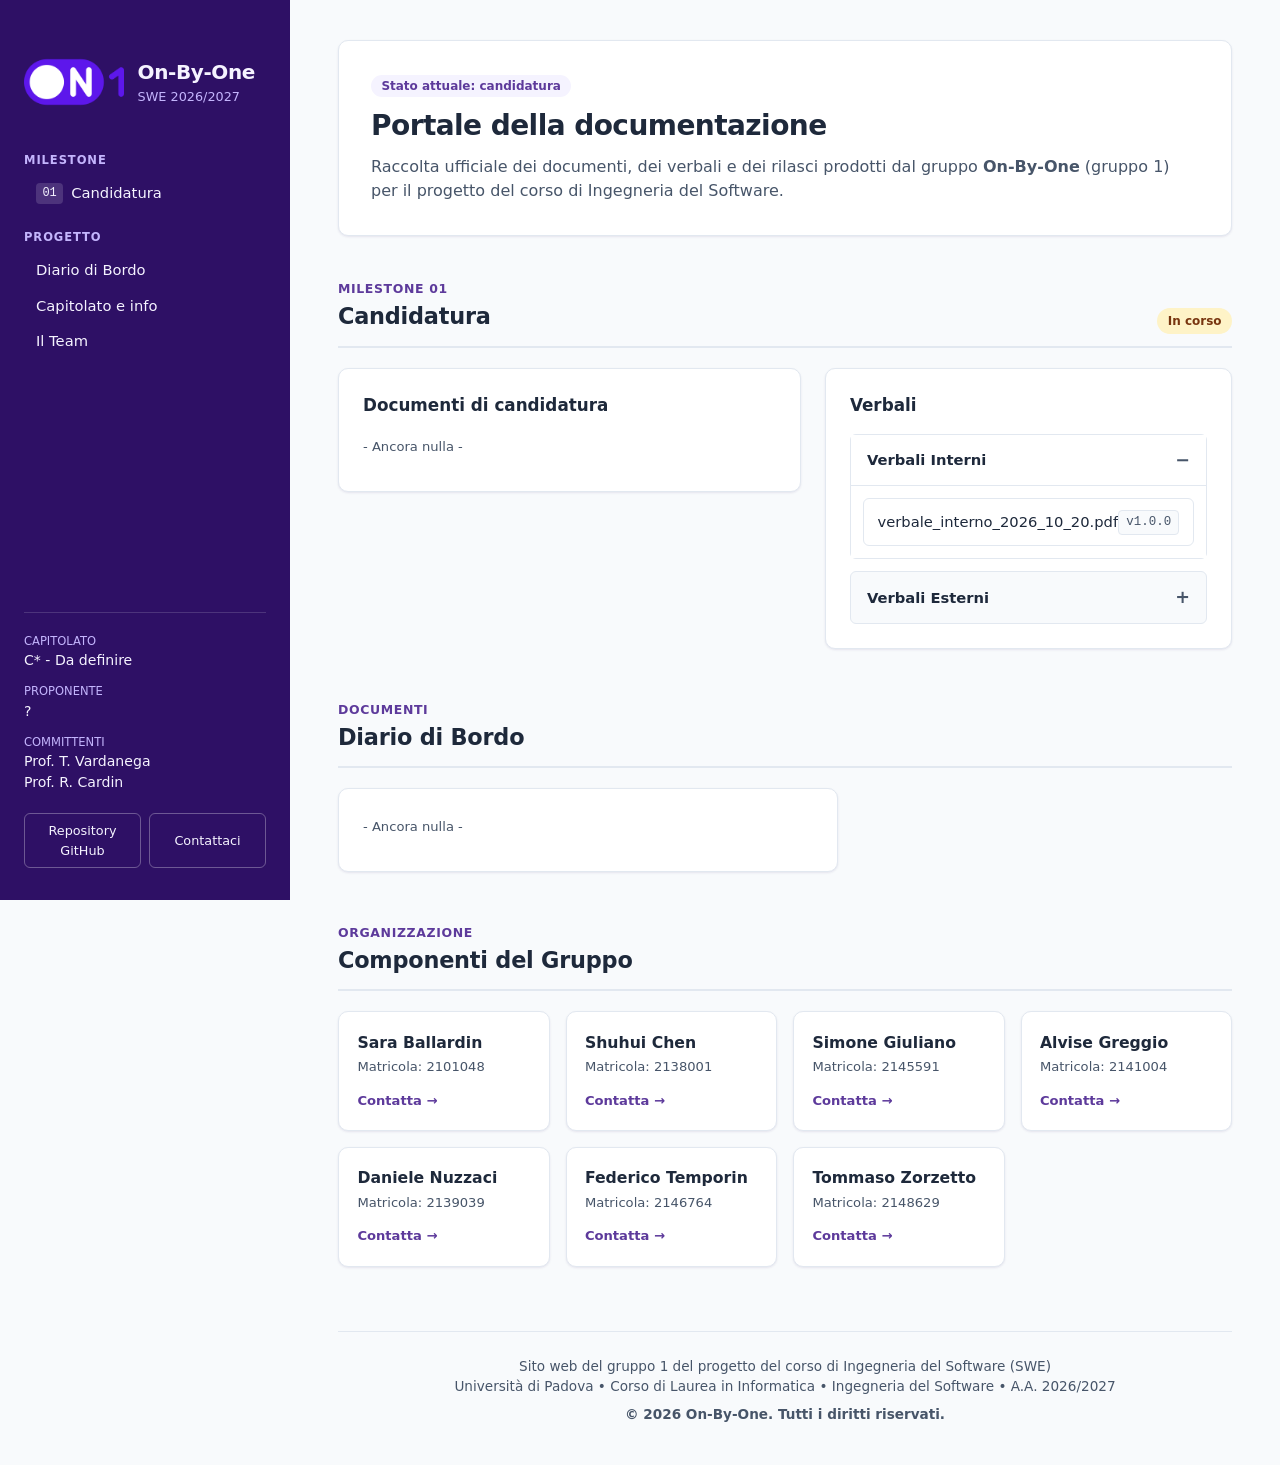
<file: docs/index.html>
<!DOCTYPE html>
<html lang="it">
<head>
    <meta charset="UTF-8">
    <meta name="viewport" content="width=device-width, initial-scale=1.0">
    <meta name="description" content="Portfolio del gruppo On-By-One del progetto di Ingegneria del Software - Università degli Studi di Padova.">
    <title>On-By-One</title>
    <link rel="stylesheet" href="src/style.css">
    <link rel="icon" href="src/On-By-One.ico" type="image/x-icon">
</head>
<body>
    <aside class="sidebar">
        <div class="brand">
            <img src="src/On-By-One.png" alt="Logo del gruppo On-By-One" class="logo">
            <div>
                <h1 class="group-name">On-By-One</h1>
                <p class="course-tag">SWE 2026/2027</p>
            </div>
        </div>

        <nav class="main-nav" aria-label="Menu principale">
            <p class="nav-title">Milestone</p>
            <ul>
                <!--
                <li><a href="#3-PB"><span class="step-num">03</span> Product Baseline (PB)</a></li>
                -->
                <!--
                <li><a href="#2-RTB"><span class="step-num">02</span> Req. &amp; Tech Baseline (RTB)</a></li>
                -->
                <li><a href="#1-Candidatura"><span class="step-num">01</span> Candidatura</a></li>
            </ul>

            <p class="nav-title">Progetto</p>
            <ul>
                <li><a href="#diario-di-bordo">Diario di Bordo</a></li>
                <li><a href="#info-progetto">Capitolato e info</a></li>
                <li><a href="#team">Il Team</a></li>
            </ul>
        </nav>

        <div class="sidebar-footer">
            <div class="meta-block">
                <span class="meta-label">Capitolato</span>
                <span class="meta-value">C* - Da definire</span>
            </div>
            <div class="meta-block">
                <span class="meta-label">Proponente</span>
                <span class="meta-value">?</span>
            </div>
            <div class="meta-block">
                <span class="meta-label">Committenti</span>
                <span class="meta-value">Prof. T. Vardanega<br>Prof. R. Cardin</span>
            </div>
            <div class="external-links">
                <a href="https://github.com/On-ByOne/On-ByOne" target="_blank" rel="noopener noreferrer" class="btn-outline">Repository GitHub</a>
                <a href="mailto:onbyone.swe@gmail.com" class="btn-outline">Contattaci</a>
            </div>
        </div>
    </aside>

    <main class="content">
        <section id="info-progetto" class="hero-card" aria-labelledby="project-title">
            <span class="badge badge-active">Stato attuale: candidatura</span>
            <h2 id="project-title"> Portale della documentazione</h2>
            <p class="hero-desc">
                Raccolta ufficiale dei documenti, dei verbali e dei rilasci prodotti dal gruppo <strong>On-By-One</strong> (gruppo 1) per il progetto del corso di Ingegneria del Software.
            </p>
        </section>

        <!--
        <section id="3-PB" class="milestone-section" aria-labelledby="title-pb">
            <div class="milestone-header">
                <div>
                    <span class="milestone-tag">Milestone 03</span>
                    <h2 id="title-pb">Product Baseline (PB)</h2>
                </div>
                <span class="badge badge-notstarted">Non iniziata</span>
            </div>

            <div class="milestone-grid">
                <div class="card">
                    <h3>Documentazione ufficiale</h3>
                    <ul class="doc-list">
                        <li>
                            <a href="" target="_blank">
                                <span class="doc-name">Prova</span>
                                <span class="doc-version">v1.0.0</span>
                            </a>
                        </li>
                    </ul>
                    <p class="no-docs">- Ancora nulla -</p>
                </div>

                <div class="card">
                    <h3>Verbali</h3>
                        
                    <details class="accordion">
                        <summary>Verbali interni</summary>
                        <ul class="doc-list compact">
                            <li>
                                <a href="" target="_blank">
                                    <span class="doc-name">Verbale Interno 10/11/2026</span>
                                    <span class="doc-version">v1.0.0</span>
                                </a>
                            </li>
                        </ul>
                        <p class="no-docs">- Ancora nulla -</p>
                    </details>

                    <details class="accordion">
                        <summary>Verbali esterni</summary>
                        <ul class="doc-list compact">
                            <li>
                                <a href="" target="_blank">
                                    <span class="doc-name">Verbale Esterno 10/11/2026</span>
                                    <span class="doc-version">v1.0.0</span>
                                </a>
                            </li>
                        </ul>
                        <p class="no-docs">- Ancora nulla -</p>
                    </details>
                </div>
            </div>
        </section>
        -->

        <!--
        <section id="2-RTB" class="milestone-section" aria-labelledby="title-rtb">
            <div class="milestone-header">
                <div>
                    <span class="milestone-tag">Milestone 02</span>
                    <h2 id="title-rtb">Requirements and Technology Baseline (RTB)</h2>
                </div>
                <span class="badge badge-notstarted">Non iniziata</span>
            </div>

            <div class="milestone-grid">
                <div class="card">
                    <h3>Documentazione ufficiale</h3>
                    <ul class="doc-list">
                        <li>
                            <a href="" target="_blank">
                                <span class="doc-name">Lettera di Presentazione RTB</span>
                                <span class="doc-version">v1.0.0</span>
                            </a>
                        </li>
                    </ul>
                    <p class="no-docs">- Ancora nulla -</p>
                </div>

                <div class="card">
                    <h3>Verbali</h3>
                    <details class="accordion">
                        <summary>Verbali interni</summary>
                        <ul class="doc-list compact">
                            <li>
                                <a href="" target="_blank">
                                    <span class="doc-name">Verbale Interno 5/11/2026</span>
                                    <span class="doc-version">v1.0.0</span>
                                </a>
                            </li>
                        </ul>
                        <p class="no-docs">- Ancora nulla -</p>
                    </details>

                    <details class="accordion">
                        <summary>Verbali esterni</summary>
                        <ul class="doc-list compact">
                            <li>
                                <a href="" target="_blank">
                                    <span class="doc-name">Verbale Esterno 5/11/2026</span>
                                    <span class="doc-version">v1.0.0</span>
                                </a>
                            </li>
                        </ul>
                        <p class="no-docs">- Ancora nulla -</p>
                    </details>
                </div>
            </div>
        </section>
        -->

        <section id="1-Candidatura" class="milestone-section" aria-labelledby="title-cand">
            <div class="milestone-header">
                <div>
                    <span class="milestone-tag">Milestone 01</span>
                    <h2 id="title-cand">Candidatura</h2>
                </div>
                <span class="badge badge-inprogress">In corso</span>
            </div>

            <div class="milestone-grid">
                <div class="card">
                    <h3>Documenti di candidatura</h3>
                    <ul class="doc-list">
                        <!--
                        <li>
                            <a href="docs/Candidatura/Lettera_di_Presentazione.pdf" target="_blank">
                                <span class="doc-name">Lettera di presentazione</span>
                                <span class="doc-version">v1.0.0</span>
                            </a>
                        </li>
                        -->
                        <!--
                        <li>
                            <a href="docs/Candidatura/Valutazione_Capitolati.pdf" target="_blank">
                                <span class="doc-name">Valutazione dei capitolati</span>
                                <span class="doc-version">v1.0.0</span>
                            </a>
                        </li>
                        -->
                        <!--
                        <li>
                            <a href="" target="_blank">
                                <span class="doc-name">Dichiarazione impegni e preventivo costi</span>
                                <span class="doc-version">v1.0.0</span>
                            </a>
                        </li>
                        -->
                    </ul>
                    <p class="no-docs">- Ancora nulla -</p>
                </div>

                <div class="card">
                    <h3>Verbali</h3>
                    <details class="accordion" open>
                        <summary>Verbali Interni</summary>
                        <ul class="doc-list compact">
                            <li>
                                <a href="https://on-by-one-team.github.io/verbale_interno_2026_10_20.pdf" target="_blank" rel="noopener">
                                    <span class="doc-name">verbale_interno_2026_10_20.pdf</span>
                                    <span class="doc-version">v1.0.0</span>
                                </a>
                            </li>
                        </ul>
                    </details>
                    <details class="accordion">
                        <summary>Verbali Esterni</summary>
                        <ul class="doc-list compact">
                            <!--
                            <li>
                                <a href="" target="_blank">
                                    <span class="doc-name">Verbale Esterno 20/10/2026</span>
                                    <span class="doc-version">v1.0.0</span>
                                </a>
                            </li>
                            -->
                        </ul>
                        <p class="no-docs">- Ancora nulla -</p>
                    </details>
                </div>
            </div>
        </section>

        <section id="diario-di-bordo" class="milestone-section" aria-labelledby="title-diario">
            <div class="milestone-header">
                <div>
                    <span class="milestone-tag">Documenti</span>
                    <h2 id="title-diario">Diario di Bordo</h2>
                </div>
            </div>

            <div class="milestone-grid">
                <div class="card">
                    <ul class="doc-list">
                        <!--
                        <li>
                            <a href="" target="_blank">
                                <span class="doc-name">20/10/2026</span>
                                <span class="doc-version">v1.0.0</span>
                            </a>
                        </li>
                        -->
                    </ul>
                    <p class="no-docs">- Ancora nulla -</p>
                </div>
            </div>
        </section>

        <section id="team" class="milestone-section" aria-labelledby="title-team">
            <div class="milestone-header">
                <div>
                    <span class="milestone-tag">Organizzazione</span>
                    <h2 id="title-team">Componenti del Gruppo</h2>
                </div>
            </div>

            <div class="team-grid">
                <div class="member-card">
                    <p class="member-name">Sara Ballardin</p>
                    <p class="member-id">Matricola: 2101048</p>
                    <a href="mailto:sara.ballardin.1@studenti.unipd.it" target="_blank" rel="noopener noreferrer" class="member-link">Contatta &rarr;</a>
                </div>
                <div class="member-card">
                    <p class="member-name">Shuhui Chen</p>
                    <p class="member-id">Matricola: 2138001</p>
                    <a href="mailto:shuhui.chen@studenti.unipd.it" target="_blank" rel="noopener noreferrer" class="member-link">Contatta &rarr;</a>
                </div>
                <div class="member-card">
                    <p class="member-name">Simone Giuliano</p>
                    <p class="member-id">Matricola: 2145591</p>
                    <a href="mailto:simone.giuliano@studenti.unipd.it" target="_blank" rel="noopener noreferrer" class="member-link">Contatta &rarr;</a>
                </div>
                <div class="member-card">
                    <p class="member-name">Alvise Greggio</p>
                    <p class="member-id">Matricola: 2141004</p>
                    <a href="mailto:alvise.greggio@studenti.unipd.it" target="_blank" rel="noopener noreferrer" class="member-link">Contatta &rarr;</a>
                </div>
                <div class="member-card">
                    <p class="member-name">Daniele Nuzzaci</p>
                    <p class="member-id">Matricola: 2139039</p>
                    <a href="mailto:daniele.nuzzaci@studenti.unipd.it" target="_blank" rel="noopener noreferrer" class="member-link">Contatta &rarr;</a>
                </div>
                <div class="member-card">
                    <p class="member-name">Federico Temporin</p>
                    <p class="member-id">Matricola: 2146764</p>
                    <a href="mailto:federico.temporin.1@studenti.unipd.it" target="_blank" rel="noopener noreferrer" class="member-link">Contatta &rarr;</a>
                </div>
                <div class="member-card">
                    <p class="member-name">Tommaso Zorzetto</p>
                    <p class="member-id">Matricola: 2148629</p>
                    <a href="mailto:tommaso.zorzetto@studenti.unipd.it" target="_blank" rel="noopener noreferrer" class="member-link">Contatta &rarr;</a>
                </div>
            </div>
        </section>

        <footer class="site-footer">
            <p>Sito web del gruppo 1 del progetto del corso di Ingegneria del Software (SWE)</p>
            <p>Università di Padova • Corso di Laurea in Informatica • Ingegneria del Software • A.A. 2026/2027</p>
            <p id="copyright">&copy; 2026 On-By-One. Tutti i diritti riservati.</p>
        </footer>

    </main>
</body>
</html>
</file>
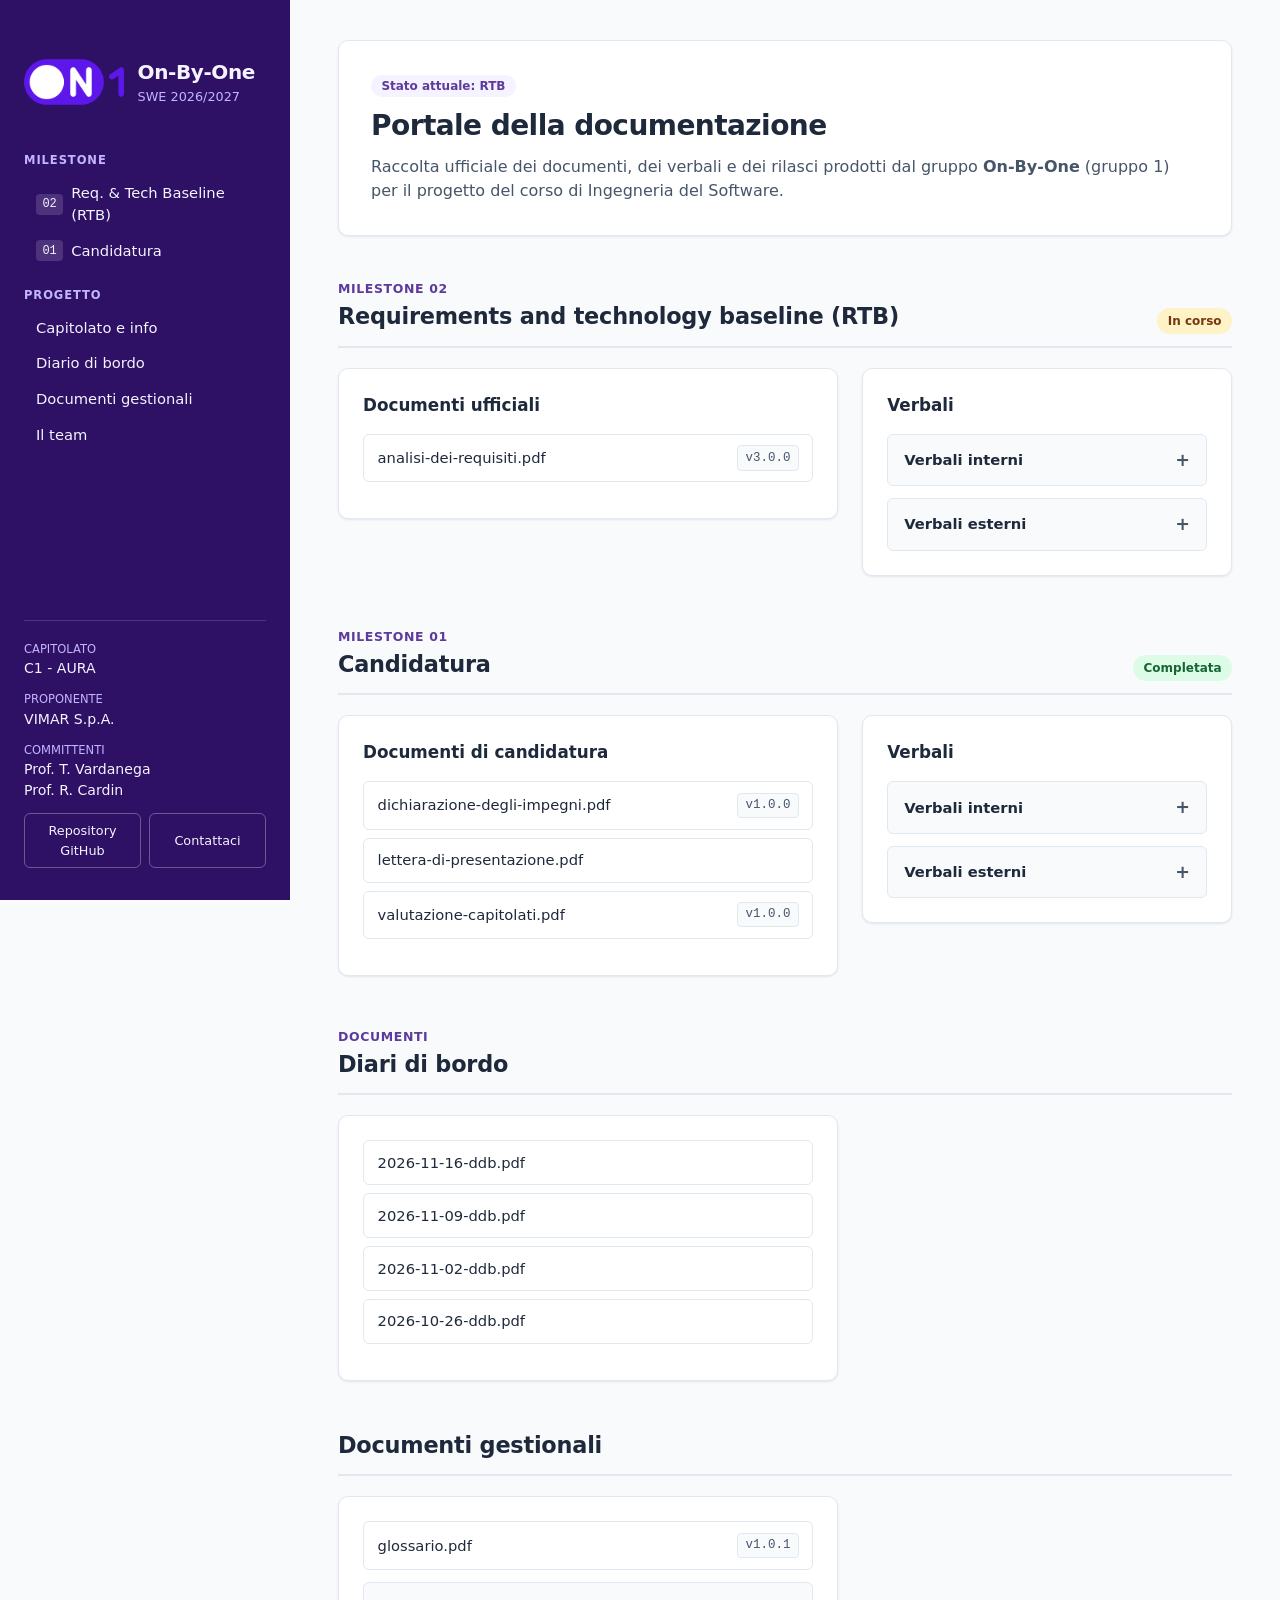
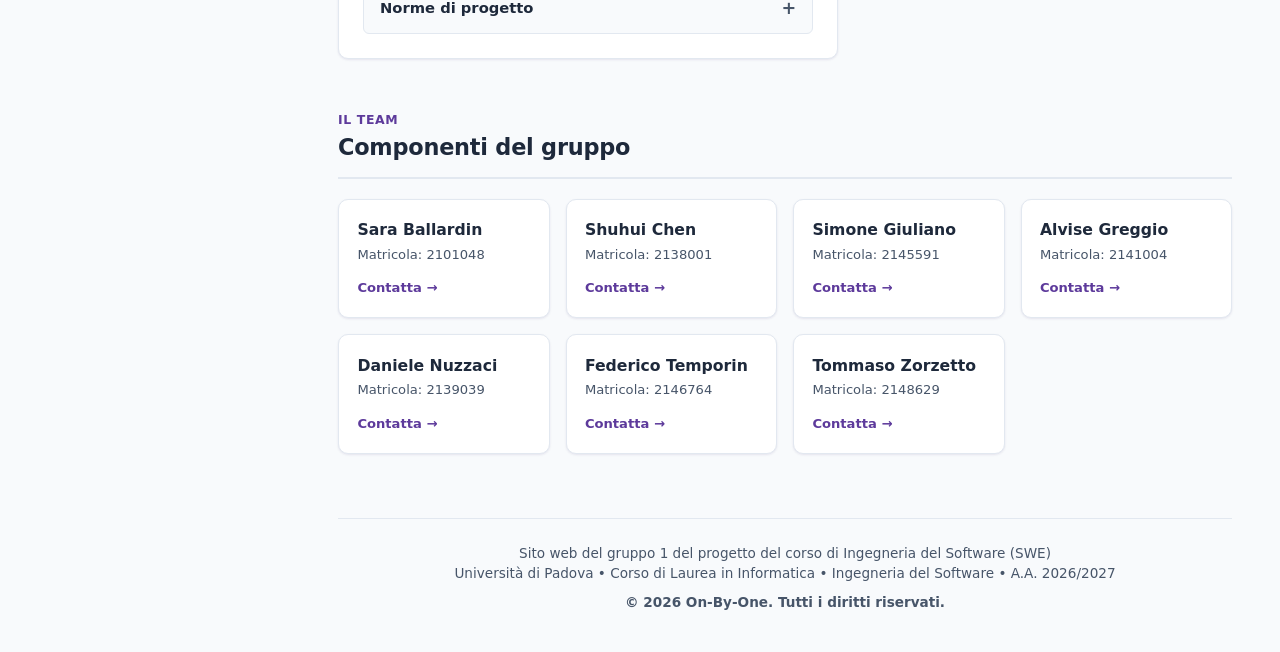
<file: website/index.html>
<!DOCTYPE html>
<html lang="it">
<head>
    <meta charset="UTF-8">
    <meta name="viewport" content="width=device-width, initial-scale=1.0">
    <meta name="description" content="Portfolio del gruppo On-By-One del progetto di Ingegneria del Software - Università degli Studi di Padova.">
    <title>On-By-One</title>
    <link rel="stylesheet" href="style.css">
    <link rel="icon" href="../assets/logo.ico" type="image/x-icon">
</head>
<body>
    <aside class="sidebar">
        <div class="brand">
            <img src="../assets/logo-512x512.png" alt="Logo del gruppo On-By-One" class="logo">
            <div>
                <h1 class="group-name">On-By-One</h1>
                <p class="course-tag">SWE 2026/2027</p>
            </div>
        </div>

        <nav class="main-nav" aria-label="Menu principale">
            <p class="nav-title">Milestone</p>
            <ul>
                <!--
                <li><a href="#3-PB"><span class="step-num">03</span> Product baseline (PB)</a></li>
                -->
                <li><a href="#2-RTB"><span class="step-num">02</span> Req. &amp; Tech Baseline (RTB)</a></li>
                <li><a href="#1-Candidatura"><span class="step-num">01</span> Candidatura</a></li>
            </ul>

            <p class="nav-title">Progetto</p>
            <ul>
                <li><a href="#info-progetto">Capitolato e info</a></li>
                <li><a href="#diari-di-bordo">Diario di bordo</a></li>
                <li><a href="#documenti-gestionali">Documenti gestionali</a></li>
                <li><a href="#team">Il team</a></li>
            </ul>
        </nav>

        <div class="sidebar-footer">
            <div class="meta-block">
                <span class="meta-label">Capitolato</span>
                <span class="meta-value">C1 - AURA</span>
            </div>
            <div class="meta-block">
                <span class="meta-label">Proponente</span>
                <span class="meta-value">VIMAR S.p.A.</span>
            </div>
            <div class="meta-block">
                <span class="meta-label">Committenti</span>
                <span class="meta-value">Prof. T. Vardanega<br>Prof. R. Cardin</span>
            </div>
            <div class="external-links">
                <a href="https://github.com/On-ByOne/On-ByOne" target="_blank" rel="noopener noreferrer" class="btn-outline">Repository GitHub</a>
                <a href="mailto:onbyone.swe@gmail.com" class="btn-outline">Contattaci</a>
            </div>
        </div>
    </aside>

    <main class="content">
        <section id="info-progetto" class="hero-card" aria-labelledby="project-title">
            <span class="badge badge-active">Stato attuale: RTB</span>
            <h2 id="project-title"> Portale della documentazione</h2>
            <p class="hero-desc">
                Raccolta ufficiale dei documenti, dei verbali e dei rilasci prodotti dal gruppo <strong>On-By-One</strong> (gruppo 1) per il progetto del corso di Ingegneria del Software.
            </p>
        </section>

        <!--
        <section id="3-PB" class="milestone-section" aria-labelledby="title-pb">
            <div class="milestone-header">
                <div>
                    <span class="milestone-tag">Milestone 03</span>
                    <h2 id="title-pb">Product baseline (PB)</h2>
                </div>
                <span class="badge badge-notstarted">Non iniziata</span>
            </div>

            <div class="milestone-grid">
                <div class="card">
                    <h3>Documentazione ufficiale</h3>
                    <ul class="doc-list">
                        <li>
                            <a href="" target="_blank">
                                <span class="doc-name">Prova</span>
                                <span class="doc-version">v1.0.0</span>
                            </a>
                        </li>
                    </ul>
                    <p class="no-docs">- Ancora nulla -</p>
                </div>

                <div class="card">
                    <h3>Verbali</h3>
                        
                    <details class="accordion">
                        <summary>Verbali interni</summary>
                        <ul class="doc-list compact">
                            <li>
                                <a href="" target="_blank">
                                    <span class="doc-name">Verbale Interno 10/11/2026</span>
                                    <span class="doc-version">v1.0.0</span>
                                </a>
                            </li>
                        </ul>
                        <p class="no-docs">- Ancora nulla -</p>
                    </details>

                    <details class="accordion">
                        <summary>Verbali esterni</summary>
                        <ul class="doc-list compact">
                            <li>
                                <a href="" target="_blank">
                                    <span class="doc-name">Verbale Esterno 10/11/2026</span>
                                    <span class="doc-version">v1.0.0</span>
                                </a>
                            </li>
                        </ul>
                        <p class="no-docs">- Ancora nulla -</p>
                    </details>
                </div>
            </div>
        </section>
        -->

        <!-- GENERATED DOCUMENTS START -->
        <section id="2-RTB" class="milestone-section" aria-labelledby="title-2-RTB">
            <div class="milestone-header">
                <div>
                    <span class="milestone-tag">Milestone 02</span>
                    <h2 id="title-2-RTB">Requirements and technology baseline (RTB)</h2>
                </div>
                <span class="badge badge-inprogress">In corso</span>
            </div>

            <div class="milestone-grid">
                <div class="card">
                    <h3>Documenti ufficiali</h3>
                        <ul class="doc-list">
                        <li>
                            <a href="../docs/pdf/rtb/analisi-dei-requisiti.pdf" target="_blank" rel="noopener">
                                <span class="doc-name">analisi-dei-requisiti.pdf</span>
                                <span class="doc-version">v3.0.0</span>
                            </a>
                        </li>
                        </ul>
                </div>

                <div class="card">
                    <h3>Verbali</h3>
                    <details class="accordion">
                        <summary>Verbali interni</summary>
                        <ul class="doc-list compact">
                            <li>
                                <a href="../docs/pdf/verbali/interni/2026-11-23-vi.pdf" target="_blank" rel="noopener">
                                    <span class="doc-name">2026-11-23-vi.pdf</span>
                                    <span class="doc-version">v1.0.0</span>
                                </a>
                            </li>
                            <li>
                                <a href="../docs/pdf/verbali/interni/2026-11-16-vi.pdf" target="_blank" rel="noopener">
                                    <span class="doc-name">2026-11-16-vi.pdf</span>
                                    <span class="doc-version">v1.0.0</span>
                                </a>
                            </li>
                            <li>
                                <a href="../docs/pdf/verbali/interni/2026-11-10-vi.pdf" target="_blank" rel="noopener">
                                    <span class="doc-name">2026-11-10-vi.pdf</span>
                                    <span class="doc-version">v1.0.0</span>
                                </a>
                            </li>
                            <li>
                                <a href="../docs/pdf/verbali/interni/2026-11-05-vi.pdf" target="_blank" rel="noopener">
                                    <span class="doc-name">2026-11-05-vi.pdf</span>
                                    <span class="doc-version">v1.0.1</span>
                                </a>
                            </li>
                        </ul>
                    </details>
                    <details class="accordion">
                        <summary>Verbali esterni</summary>
                        <p class="no-docs">- Ancora nulla -</p>
                    </details>
                </div>
            </div>
        </section>

        <section id="1-Candidatura" class="milestone-section" aria-labelledby="title-1-Candidatura">
            <div class="milestone-header">
                <div>
                    <span class="milestone-tag">Milestone 01</span>
                    <h2 id="title-1-Candidatura">Candidatura</h2>
                </div>
                <span class="badge badge-success">Completata</span>
            </div>

            <div class="milestone-grid">
                <div class="card">
                    <h3>Documenti di candidatura</h3>
                        <ul class="doc-list">
                        <li>
                            <a href="../docs/pdf/candidatura/dichiarazione-degli-impegni.pdf" target="_blank" rel="noopener">
                                <span class="doc-name">dichiarazione-degli-impegni.pdf</span>
                                <span class="doc-version">v1.0.0</span>
                            </a>
                        </li>
                        <li>
                            <a href="../docs/pdf/candidatura/lettera-di-presentazione.pdf" target="_blank" rel="noopener">
                                <span class="doc-name">lettera-di-presentazione.pdf</span>
                            </a>
                        </li>
                        <li>
                            <a href="../docs/pdf/candidatura/valutazione-capitolati.pdf" target="_blank" rel="noopener">
                                <span class="doc-name">valutazione-capitolati.pdf</span>
                                <span class="doc-version">v1.0.0</span>
                            </a>
                        </li>
                        </ul>
                </div>

                <div class="card">
                    <h3>Verbali</h3>
                    <details class="accordion">
                        <summary>Verbali interni</summary>
                        <ul class="doc-list compact">
                            <li>
                                <a href="../docs/pdf/verbali/interni/2026-10-27-vi.pdf" target="_blank" rel="noopener">
                                    <span class="doc-name">2026-10-27-vi.pdf</span>
                                    <span class="doc-version">v1.0.0</span>
                                </a>
                            </li>
                            <li>
                                <a href="../docs/pdf/verbali/interni/2026-10-23-vi.pdf" target="_blank" rel="noopener">
                                    <span class="doc-name">2026-10-23-vi.pdf</span>
                                    <span class="doc-version">v1.0.0</span>
                                </a>
                            </li>
                            <li>
                                <a href="../docs/pdf/verbali/interni/2026-10-20-vi.pdf" target="_blank" rel="noopener">
                                    <span class="doc-name">2026-10-20-vi.pdf</span>
                                    <span class="doc-version">v1.0.0</span>
                                </a>
                            </li>
                        </ul>
                    </details>
                    <details class="accordion">
                        <summary>Verbali esterni</summary>
                        <ul class="doc-list compact">
                            <li>
                                <a href="../docs/pdf/verbali/esterni/2026-10-28-ve-firmato.pdf" target="_blank" rel="noopener">
                                    <span class="doc-name">2026-10-28-ve-firmato.pdf</span>
                                    <span class="doc-version">v1.0.0</span>
                                </a>
                            </li>
                            <li>
                                <a href="../docs/pdf/verbali/esterni/2026-10-22-ve-firmato.pdf" target="_blank" rel="noopener">
                                    <span class="doc-name">2026-10-22-ve-firmato.pdf</span>
                                    <span class="doc-version">v2.0.0</span>
                                </a>
                            </li>
                        </ul>
                    </details>
                </div>
            </div>
        </section>

        <section id="diari-di-bordo" class="milestone-section" aria-labelledby="title-diari-di-bordo">
            <div class="milestone-header">
                <div>
                    <span class="milestone-tag">Documenti</span>
                    <h2 id="title-diari-di-bordo">Diari di bordo</h2>
                </div>
            </div>

            <div class="milestone-grid">
                <div class="card">
                        <ul class="doc-list">
                        <li>
                            <a href="../docs/diari-di-bordo/pdf/2026-11-16-ddb.pdf" target="_blank" rel="noopener">
                                <span class="doc-name">2026-11-16-ddb.pdf</span>
                            </a>
                        </li>
                        <li>
                            <a href="../docs/diari-di-bordo/pdf/2026-11-09-ddb.pdf" target="_blank" rel="noopener">
                                <span class="doc-name">2026-11-09-ddb.pdf</span>
                            </a>
                        </li>
                        <li>
                            <a href="../docs/diari-di-bordo/pdf/2026-11-02-ddb.pdf" target="_blank" rel="noopener">
                                <span class="doc-name">2026-11-02-ddb.pdf</span>
                            </a>
                        </li>
                        <li>
                            <a href="../docs/diari-di-bordo/pdf/2026-10-26-ddb.pdf" target="_blank" rel="noopener">
                                <span class="doc-name">2026-10-26-ddb.pdf</span>
                            </a>
                        </li>
                        </ul>
                </div>
            </div>
        </section>

        <section id="documenti-gestionali" class="milestone-section" aria-labelledby="title-documenti-gestionali">
            <div class="milestone-header">
                <div>
                    <h2 id="title-documenti-gestionali">Documenti gestionali</h2>
                </div>
            </div>

            <div class="milestone-grid">
                <div class="card">
                        <ul class="doc-list">
                        <li>
                            <a href="../docs/pdf/gestionali/glossario.pdf" target="_blank" rel="noopener">
                                <span class="doc-name">glossario.pdf</span>
                                <span class="doc-version">v1.0.1</span>
                            </a>
                        </li>
                        </ul>
                    <details class="accordion">
                        <summary>Norme di progetto</summary>
                        <ul class="doc-list compact">
                            <li>
                                <a href="../docs/pdf/gestionali/norme-di-progetto/norme-di-progetto-documentazione.pdf" target="_blank" rel="noopener">
                                    <span class="doc-name">norme-di-progetto-documentazione.pdf</span>
                                    <span class="doc-version">v3.0.0</span>
                                </a>
                            </li>
                        </ul>
                    </details>
                </div>
            </div>
        </section>
        <!-- GENERATED DOCUMENTS END -->

        <section id="team" class="milestone-section" aria-labelledby="title-team">
            <div class="milestone-header">
                <div>
                    <span class="milestone-tag">Il team</span>
                    <h2 id="title-team">Componenti del gruppo</h2>
                </div>
            </div>

            <div class="team-grid">
                <div class="member-card">
                    <p class="member-name">Sara Ballardin</p>
                    <p class="member-id">Matricola: 2101048</p>
                    <a href="mailto:sara.ballardin.1@studenti.unipd.it" target="_blank" rel="noopener noreferrer" class="member-link">Contatta &rarr;</a>
                </div>
                <div class="member-card">
                    <p class="member-name">Shuhui Chen</p>
                    <p class="member-id">Matricola: 2138001</p>
                    <a href="mailto:shuhui.chen@studenti.unipd.it" target="_blank" rel="noopener noreferrer" class="member-link">Contatta &rarr;</a>
                </div>
                <div class="member-card">
                    <p class="member-name">Simone Giuliano</p>
                    <p class="member-id">Matricola: 2145591</p>
                    <a href="mailto:simone.giuliano@studenti.unipd.it" target="_blank" rel="noopener noreferrer" class="member-link">Contatta &rarr;</a>
                </div>
                <div class="member-card">
                    <p class="member-name">Alvise Greggio</p>
                    <p class="member-id">Matricola: 2141004</p>
                    <a href="mailto:alvise.greggio@studenti.unipd.it" target="_blank" rel="noopener noreferrer" class="member-link">Contatta &rarr;</a>
                </div>
                <div class="member-card">
                    <p class="member-name">Daniele Nuzzaci</p>
                    <p class="member-id">Matricola: 2139039</p>
                    <a href="mailto:daniele.nuzzaci@studenti.unipd.it" target="_blank" rel="noopener noreferrer" class="member-link">Contatta &rarr;</a>
                </div>
                <div class="member-card">
                    <p class="member-name">Federico Temporin</p>
                    <p class="member-id">Matricola: 2146764</p>
                    <a href="mailto:federico.temporin.1@studenti.unipd.it" target="_blank" rel="noopener noreferrer" class="member-link">Contatta &rarr;</a>
                </div>
                <div class="member-card">
                    <p class="member-name">Tommaso Zorzetto</p>
                    <p class="member-id">Matricola: 2148629</p>
                    <a href="mailto:tommaso.zorzetto@studenti.unipd.it" target="_blank" rel="noopener noreferrer" class="member-link">Contatta &rarr;</a>
                </div>
            </div>
        </section>

        <footer class="site-footer">
            <p>Sito web del gruppo 1 del progetto del corso di Ingegneria del Software (SWE)</p>
            <p>Università di Padova • Corso di Laurea in Informatica • Ingegneria del Software • A.A. 2026/2027</p>
            <p id="copyright">&copy; 2026 On-By-One. Tutti i diritti riservati.</p>
        </footer>

    </main>
</body>
</html>
</file>
<file: docs/src/style.css>
/* ==========================================================================
   COLORI
   ========================================================================== */
:root {
    --bg-body: #f8fafc;
    --bg-surface: #ffffff;
    --bg-sidebar: #2e1065;
    --text-sidebar: #f5f3ff;
    --text-sidebar-muted: #c4b5fd;
    --text-main: #1e293b;
    --text-muted: #475569;
    --primary: #5d3a9b;
    --accent-bg: #f5f3ff;
    --border-color: #e2e8f0;
    --success-bg: #dcfce7;
    --success-text: #166534;
    --notstarted-bg: #fee2e2;
    --notstarted-text: #991b1b;
    --inprogress-bg: #fef3c7;
    --inprogress-text: #78350f;
    --sidebar-hover-bg: rgba(255, 255, 255, 0.1);
    --sidebar-border: rgba(255, 255, 255, 0.15);
    --btn-outline-border: rgba(255, 255, 255, 0.3);
    --radius-md: 10px;
    --radius-sm: 6px;
    --shadow-sm: 0 1px 3px rgba(46, 16, 101, 0.06), 0 1px 2px rgba(46, 16, 101, 0.04);
}

* {
    box-sizing: border-box;
    margin: 0;
    padding: 0;
}

html {
    scroll-behavior: smooth;
    font-family: system-ui, -apple-system, BlinkMacSystemFont, "Segoe UI", Roboto, sans-serif;
    color: var(--text-main);
    background-color: var(--bg-body);
    line-height: 1.5;
}

body {
    display: grid;
    grid-template-columns: 290px 1fr;
    min-height: 100vh;
}

a:focus-visible,
summary:focus-visible {
    outline: 2px solid var(--primary);
    outline-offset: 2px;
}

/* ==========================================================================
   SIDEBAR
   ========================================================================== */
.sidebar {
    background-color: var(--bg-sidebar);
    color: var(--text-sidebar);
    padding: 2rem 1.5rem;
    position: sticky;
    top: 0;
    height: 100vh;
    display: flex;
    flex-direction: column;
    justify-content: space-between;
    overflow-y: auto;
}

.brand {
    display: flex;
    align-items: center;
    gap: 0.85rem;
}

.logo {
    width: 100px;
    height: 100px;
}

.group-name {
    font-size: 1.25rem;
    font-weight: 700;
    letter-spacing: -0.02em;
}

.course-tag {
    font-size: 0.8rem;
    color: var(--text-sidebar-muted);
}

.main-nav {
    margin-bottom: auto;
}

.nav-title {
    font-size: 0.72rem;
    text-transform: uppercase;
    letter-spacing: 0.08em;
    color: var(--text-sidebar-muted);
    margin: 1.25rem 0 0.5rem;
    font-weight: 600;
}

.main-nav ul {
    list-style: none;
}

.main-nav li {
    margin-bottom: 0.25rem;
}

.main-nav a {
    display: flex;
    align-items: center;
    gap: 0.5rem;
    padding: 0.3rem 0.75rem;
    color: var(--text-sidebar);
    text-decoration: none;
    border-radius: var(--radius-sm);
    font-size: 0.92rem;
    transition: background-color 0.15s ease;
}

.main-nav a:hover {
    background-color: var(--sidebar-hover-bg);
}

.step-num {
    font-size: 0.75rem;
    font-family: monospace;
    background-color: var(--sidebar-border);
    padding: 0.1rem 0.4rem;
    border-radius: 4px;
}

.sidebar-footer {
    border-top: 1px solid var(--sidebar-border);
    padding-top: 1.25rem;
    margin-top: 1.5rem;
    display: flex;
    flex-direction: column;
    gap: 0.75rem;
}

.meta-block {
    display: flex;
    flex-direction: column;
}

.meta-label {
    font-size: 0.72rem;
    text-transform: uppercase;
    color: var(--text-sidebar-muted);
}

.meta-value {
    font-size: 0.88rem;
    font-weight: 500;
}

.external-links {
    display: grid;
    grid-template-columns: 1fr 1fr;
    gap: 0.5rem;
    margin-top: 0.5rem;
}

.btn-outline {
    display: flex;
    align-items: center;
    justify-content: center;
    text-align: center;
    padding: 0.45rem 0.5rem;
    font-size: 0.8rem;
    font-weight: 500;
    color: var(--text-sidebar);
    border: 1px solid var(--btn-outline-border);
    border-radius: var(--radius-sm);
    text-decoration: none;
    transition: background-color 0.15s ease, border-color 0.15s ease;
}

.btn-outline:hover {
    background-color: var(--sidebar-border);
    border-color: var(--bh-surface);
}

/* ==========================================================================
   CONTENUTI PRINCIPALI
   ========================================================================== */
.content {
    padding: 2.5rem 3rem;
    max-width: 1140px;
    width: 100%;
    margin: 0 auto;
}

.hero-card {
    background-color: var(--bg-surface);
    border: 1px solid var(--border-color);
    border-radius: var(--radius-md);
    padding: 2rem;
    margin-bottom: 2.5rem;
    box-shadow: var(--shadow-sm);
}

.hero-card h2 {
    font-size: 1.75rem;
    margin: 0.5rem 0;
    letter-spacing: -0.02em;
}

.hero-desc {
    color: var(--text-muted);
}

/* ==========================================================================
   MILESTONE E CARD
   ========================================================================== */
.milestone-section {
    margin-bottom: 3rem;
    scroll-margin-top: 2rem;
}

.milestone-header {
    display: flex;
    align-items: flex-end;
    justify-content: space-between;
    margin-bottom: 1.25rem;
    padding-bottom: 0.75rem;
    border-bottom: 2px solid var(--border-color);
}

.milestone-tag {
    font-size: 0.78rem;
    font-weight: 700;
    text-transform: uppercase;
    color: var(--primary);
    letter-spacing: 0.05em;
}

.milestone-header h2 {
    font-size: 1.4rem;
    letter-spacing: -0.01em;
}

.milestone-grid {
    display: grid;
    grid-template-columns: 1.15fr 0.85fr;
    gap: 1.5rem;
    align-items: start;
}

.card {
    background-color: var(--bg-surface);
    border: 1px solid var(--border-color);
    border-radius: var(--radius-md);
    padding: 1.5rem;
    box-shadow: var(--shadow-sm);
}

.card h3 {
    font-size: 1.05rem;
    margin-bottom: 1rem;
}

/* ==========================================================================
   BADGE E LISTA DOCUMENTI
   ========================================================================== */
.badge {
    padding: 0.25rem 0.65rem;
    font-size: 0.75rem;
    font-weight: 600;
    border-radius: 999px;
}

.badge-active {
    background-color: var(--accent-bg);
    color: var(--primary);
}

.badge-success {
    background-color: var(--success-bg);
    color: var(--success-text);
}

.badge-inprogress {
    background-color: var(--inprogress-bg);
    color: var(--inprogress-text);
}

.badge-notstarted {
    background-color: var(--notstarted-bg);
    color: var(--notstarted-text);
}

.doc-list {
    list-style: none;
    display: flex;
    flex-direction: column;
    gap: 0.5rem;
}

.doc-list a {
    display: flex;
    align-items: center;
    justify-content: space-between;
    padding: 0.65rem 0.85rem;
    border: 1px solid var(--border-color);
    border-radius: var(--radius-sm);
    text-decoration: none;
    color: var(--text-main);
    font-weight: 500;
    font-size: 0.92rem;
    transition: border-color 0.15s ease, background-color 0.15s ease;
}

.doc-list a:hover {
    border-color: var(--primary);
    background-color: var(--accent-bg);
}

.doc-version {
    font-family: monospace;
    font-size: 0.78rem;
    color: var(--text-muted);
    background-color: var(--bg-body);
    padding: 0.15rem 0.45rem;
    border-radius: 4px;
    border: 1px solid var(--border-color);
}

.no-docs {
    font-size: 0.82rem;
    color: var(--text-muted);
    margin: 0.2rem 0 0.65rem;
}

/* ==========================================================================
   ACCORDION VERBALI
   ========================================================================== */
.accordion {
    border: 1px solid var(--border-color);
    border-radius: var(--radius-sm);
    margin-bottom: 0.75rem;
    background-color: var(--bg-body);
}

.accordion:last-child {
    margin-bottom: 0;
}

.accordion summary {
    padding: 0.75rem 1rem;
    font-weight: 600;
    font-size: 0.92rem;
    cursor: pointer;
    user-select: none;
    list-style: none;
    display: flex;
    justify-content: space-between;
    align-items: center;
}

.accordion summary::-webkit-details-marker {
    display: none;
}

.accordion summary::after {
    content: "+";
    font-size: 1.1rem;
    color: var(--text-muted);
    font-weight: 700;
}

.accordion[open] summary::after {
    content: "−";
}

.accordion[open] summary {
    border-bottom: 1px solid var(--border-color);
    background-color: var(--bg-surface);
}

.doc-list.compact {
    padding: 0.75rem;
    background-color: var(--bg-surface);
}

/* ==========================================================================
   TEAM E FOOTER
   ========================================================================== */
.team-grid {
    display: grid;
    grid-template-columns: repeat(auto-fill, minmax(210px, 1fr));
    gap: 1rem;
}

.member-card {
    background-color: var(--bg-surface);
    border: 1px solid var(--border-color);
    border-radius: var(--radius-md);
    padding: 1.15rem;
    box-shadow: var(--shadow-sm);
}

.member-name {
    font-weight: 600;
    font-size: 0.98rem;
}

.member-id {
    font-size: 0.82rem;
    color: var(--text-muted);
    margin: 0.2rem 0 0.65rem;
}

.member-link {
    font-size: 0.82rem;
    font-weight: 600;
    color: var(--primary);
    text-decoration: none;
}

.member-link:hover {
    text-decoration: underline;
}

.site-footer {
    margin-top: 4rem;
    padding-top: 1.5rem;
    border-top: 1px solid var(--border-color);
    text-align: center;
    font-size: 0.85rem;
    color: var(--text-muted);
}

#copyright {
    font-weight: bold;
    margin-top: 0.5rem;
}

/* ==========================================================================
   RESPONSIVE
   ========================================================================== */
@media (max-width: 960px) {

    body {
        grid-template-columns: 1fr;
    }

    .sidebar {
        position: relative;
        height: auto;
        padding: 1.5rem;
    }

    .content {
        padding: 1.5rem;
    }

    .milestone-grid {
        grid-template-columns: 1fr;
    }
}
</file>
<file: website/style.css>
/* ==========================================================================
   COLORI
   ========================================================================== */
:root {
    --bg-body: #f8fafc;
    --bg-surface: #ffffff;
    --bg-sidebar: #2e1065;
    --text-sidebar: #f5f3ff;
    --text-sidebar-muted: #c4b5fd;
    --text-main: #1e293b;
    --text-muted: #475569;
    --primary: #5d3a9b;
    --accent-bg: #f5f3ff;
    --border-color: #e2e8f0;
    --success-bg: #dcfce7;
    --success-text: #166534;
    --notstarted-bg: #fee2e2;
    --notstarted-text: #991b1b;
    --inprogress-bg: #fef3c7;
    --inprogress-text: #78350f;
    --sidebar-hover-bg: rgba(255, 255, 255, 0.1);
    --sidebar-border: rgba(255, 255, 255, 0.15);
    --btn-outline-border: rgba(255, 255, 255, 0.3);
    --radius-md: 10px;
    --radius-sm: 6px;
    --shadow-sm: 0 1px 3px rgba(46, 16, 101, 0.06), 0 1px 2px rgba(46, 16, 101, 0.04);
}

* {
    box-sizing: border-box;
    margin: 0;
    padding: 0;
}

html {
    scroll-behavior: smooth;
    font-family: system-ui, -apple-system, BlinkMacSystemFont, "Segoe UI", Roboto, sans-serif;
    color: var(--text-main);
    background-color: var(--bg-body);
    line-height: 1.5;
}

body {
    display: grid;
    grid-template-columns: 290px 1fr;
    min-height: 100vh;
}

a:focus-visible,
summary:focus-visible {
    outline: 2px solid var(--primary);
    outline-offset: 2px;
}

/* ==========================================================================
   SIDEBAR
   ========================================================================== */
.sidebar {
    background-color: var(--bg-sidebar);
    color: var(--text-sidebar);
    padding: 2rem 1.5rem;
    position: sticky;
    top: 0;
    height: 100vh;
    display: flex;
    flex-direction: column;
    justify-content: space-between;
    overflow-y: auto;
}

.brand {
    display: flex;
    align-items: center;
    gap: 0.85rem;
}

.logo {
    width: 100px;
    height: 100px;
}

.group-name {
    font-size: 1.25rem;
    font-weight: 700;
    letter-spacing: -0.02em;
}

.course-tag {
    font-size: 0.8rem;
    color: var(--text-sidebar-muted);
}

.main-nav {
    margin-bottom: auto;
}

.nav-title {
    font-size: 0.72rem;
    text-transform: uppercase;
    letter-spacing: 0.08em;
    color: var(--text-sidebar-muted);
    margin: 1.25rem 0 0.5rem;
    font-weight: 600;
}

.main-nav ul {
    list-style: none;
}

.main-nav li {
    margin-bottom: 0.25rem;
}

.main-nav a {
    display: flex;
    align-items: center;
    gap: 0.5rem;
    padding: 0.3rem 0.75rem;
    color: var(--text-sidebar);
    text-decoration: none;
    border-radius: var(--radius-sm);
    font-size: 0.92rem;
    transition: background-color 0.15s ease;
}

.main-nav a:hover {
    background-color: var(--sidebar-hover-bg);
}

.step-num {
    font-size: 0.75rem;
    font-family: monospace;
    background-color: var(--sidebar-border);
    padding: 0.1rem 0.4rem;
    border-radius: 4px;
}

.sidebar-footer {
    border-top: 1px solid var(--sidebar-border);
    padding-top: 1.25rem;
    margin-top: 1.5rem;
    display: flex;
    flex-direction: column;
    gap: 0.75rem;
}

.meta-block {
    display: flex;
    flex-direction: column;
}

.meta-label {
    font-size: 0.72rem;
    text-transform: uppercase;
    color: var(--text-sidebar-muted);
}

.meta-value {
    font-size: 0.88rem;
    font-weight: 500;
}

.external-links {
    display: grid;
    grid-template-columns: repeat(2, minmax(0, 1fr));
    gap: 0.5rem;
}

.external-links .btn-outline {
    text-align: center;
    justify-content: center;
}

.external-links a:last-child:nth-child(odd) {
    grid-column: 1 / -1;
}

.external-links a:first-child:nth-last-child(3):hover {
    opacity: 0.92;
}

.btn-outline {
    display: flex;
    align-items: center;
    justify-content: center;
    text-align: center;
    padding: 0.45rem 0.5rem;
    font-size: 0.8rem;
    font-weight: 500;
    color: var(--text-sidebar);
    border: 1px solid var(--btn-outline-border);
    border-radius: var(--radius-sm);
    text-decoration: none;
    transition: background-color 0.15s ease, border-color 0.15s ease;
}

.btn-outline:hover {
    background-color: var(--sidebar-border);
    border-color: var(--bg-surface);
}

/* ==========================================================================
   CONTENUTI PRINCIPALI
   ========================================================================== */
.content {
    padding: 2.5rem 3rem;
    max-width: 1140px;
    width: 100%;
    margin: 0 auto;
}

.hero-card {
    background-color: var(--bg-surface);
    border: 1px solid var(--border-color);
    border-radius: var(--radius-md);
    padding: 2rem;
    margin-bottom: 2.5rem;
    box-shadow: var(--shadow-sm);
}

.hero-card h2 {
    font-size: 1.75rem;
    margin: 0.5rem 0;
    letter-spacing: -0.02em;
}

.hero-desc {
    color: var(--text-muted);
}

/* ==========================================================================
   MILESTONE E CARD
   ========================================================================== */
.milestone-section {
    margin-bottom: 3rem;
    scroll-margin-top: 2rem;
}

.milestone-header {
    display: flex;
    align-items: flex-end;
    justify-content: space-between;
    margin-bottom: 1.25rem;
    padding-bottom: 0.75rem;
    border-bottom: 2px solid var(--border-color);
}

.milestone-tag {
    font-size: 0.78rem;
    font-weight: 700;
    text-transform: uppercase;
    color: var(--primary);
    letter-spacing: 0.05em;
}

.milestone-header h2 {
    font-size: 1.4rem;
    letter-spacing: -0.01em;
}

.milestone-grid {
    display: grid;
    grid-template-columns: 1.15fr 0.85fr;
    gap: 1.5rem;
    align-items: start;
}

.card {
    background-color: var(--bg-surface);
    border: 1px solid var(--border-color);
    border-radius: var(--radius-md);
    padding: 1.5rem;
    box-shadow: var(--shadow-sm);
}

.card h3 {
    font-size: 1.05rem;
    margin-bottom: 1rem;
}

/* ==========================================================================
   BADGE E LISTA DOCUMENTI
   ========================================================================== */
.badge {
    padding: 0.25rem 0.65rem;
    font-size: 0.75rem;
    font-weight: 600;
    border-radius: 999px;
}

.badge-active {
    background-color: var(--accent-bg);
    color: var(--primary);
}

.badge-success {
    background-color: var(--success-bg);
    color: var(--success-text);
}

.badge-inprogress {
    background-color: var(--inprogress-bg);
    color: var(--inprogress-text);
}

.badge-notstarted {
    background-color: var(--notstarted-bg);
    color: var(--notstarted-text);
}

.doc-list {
    list-style: none;
    display: flex;
    flex-direction: column;
    gap: 0.5rem;
    margin: 0;
    padding: 0;
}

.card > .doc-list {
    margin-bottom: 0.75rem;
}

.doc-list a {
    display: flex;
    align-items: center;
    justify-content: space-between;
    padding: 0.65rem 0.85rem;
    border: 1px solid var(--border-color);
    border-radius: var(--radius-sm);
    text-decoration: none;
    color: var(--text-main);
    font-weight: 500;
    font-size: 0.92rem;
    transition: border-color 0.15s ease, background-color 0.15s ease;
}

.doc-list a:hover {
    border-color: var(--primary);
    background-color: var(--accent-bg);
}

.doc-version {
    font-family: monospace;
    font-size: 0.78rem;
    color: var(--text-muted);
    background-color: var(--bg-body);
    padding: 0.15rem 0.45rem;
    border-radius: 4px;
    border: 1px solid var(--border-color);
}

.no-docs {
    font-size: 0.82rem;
    color: var(--text-muted);
    margin: 0.2rem 0 0.65rem;
}

/* ==========================================================================
   ACCORDION VERBALI
   ========================================================================== */
.accordion {
    border: 1px solid var(--border-color);
    border-radius: var(--radius-sm);
    margin-bottom: 0.75rem;
    background-color: var(--bg-body);
}

.accordion:last-child {
    margin-bottom: 0;
}

.accordion summary {
    padding: 0.75rem 1rem;
    font-weight: 600;
    font-size: 0.92rem;
    cursor: pointer;
    user-select: none;
    list-style: none;
    display: flex;
    justify-content: space-between;
    align-items: center;
}

.accordion summary::-webkit-details-marker {
    display: none;
}

.accordion summary::after {
    content: "+";
    font-size: 1.1rem;
    color: var(--text-muted);
    font-weight: 700;
}

.accordion[open] summary::after {
    content: "−";
}

.accordion[open] summary {
    border-bottom: 1px solid var(--border-color);
    background-color: var(--bg-surface);
}

.doc-list.compact {
    padding: 0.75rem;
    background-color: var(--bg-surface);
}

/* ==========================================================================
   TEAM E FOOTER
   ========================================================================== */
.team-grid {
    display: grid;
    grid-template-columns: repeat(auto-fill, minmax(210px, 1fr));
    gap: 1rem;
}

.member-card {
    background-color: var(--bg-surface);
    border: 1px solid var(--border-color);
    border-radius: var(--radius-md);
    padding: 1.15rem;
    box-shadow: var(--shadow-sm);
}

.member-name {
    font-weight: 600;
    font-size: 0.98rem;
}

.member-id {
    font-size: 0.82rem;
    color: var(--text-muted);
    margin: 0.2rem 0 0.65rem;
}

.member-link {
    font-size: 0.82rem;
    font-weight: 600;
    color: var(--primary);
    text-decoration: none;
}

.member-link:hover {
    text-decoration: underline;
}

.site-footer {
    margin-top: 4rem;
    padding-top: 1.5rem;
    border-top: 1px solid var(--border-color);
    text-align: center;
    font-size: 0.85rem;
    color: var(--text-muted);
}

#copyright {
    font-weight: bold;
    margin-top: 0.5rem;
}

/* ==========================================================================
   RESPONSIVE
   ========================================================================== */
@media (max-width: 960px) {

    body {
        grid-template-columns: 1fr;
    }

    .sidebar {
        position: relative;
        height: auto;
        padding: 1.5rem;
    }

    .content {
        padding: 1.5rem;
    }

    .milestone-grid {
        grid-template-columns: 1fr;
    }
}
</file>
